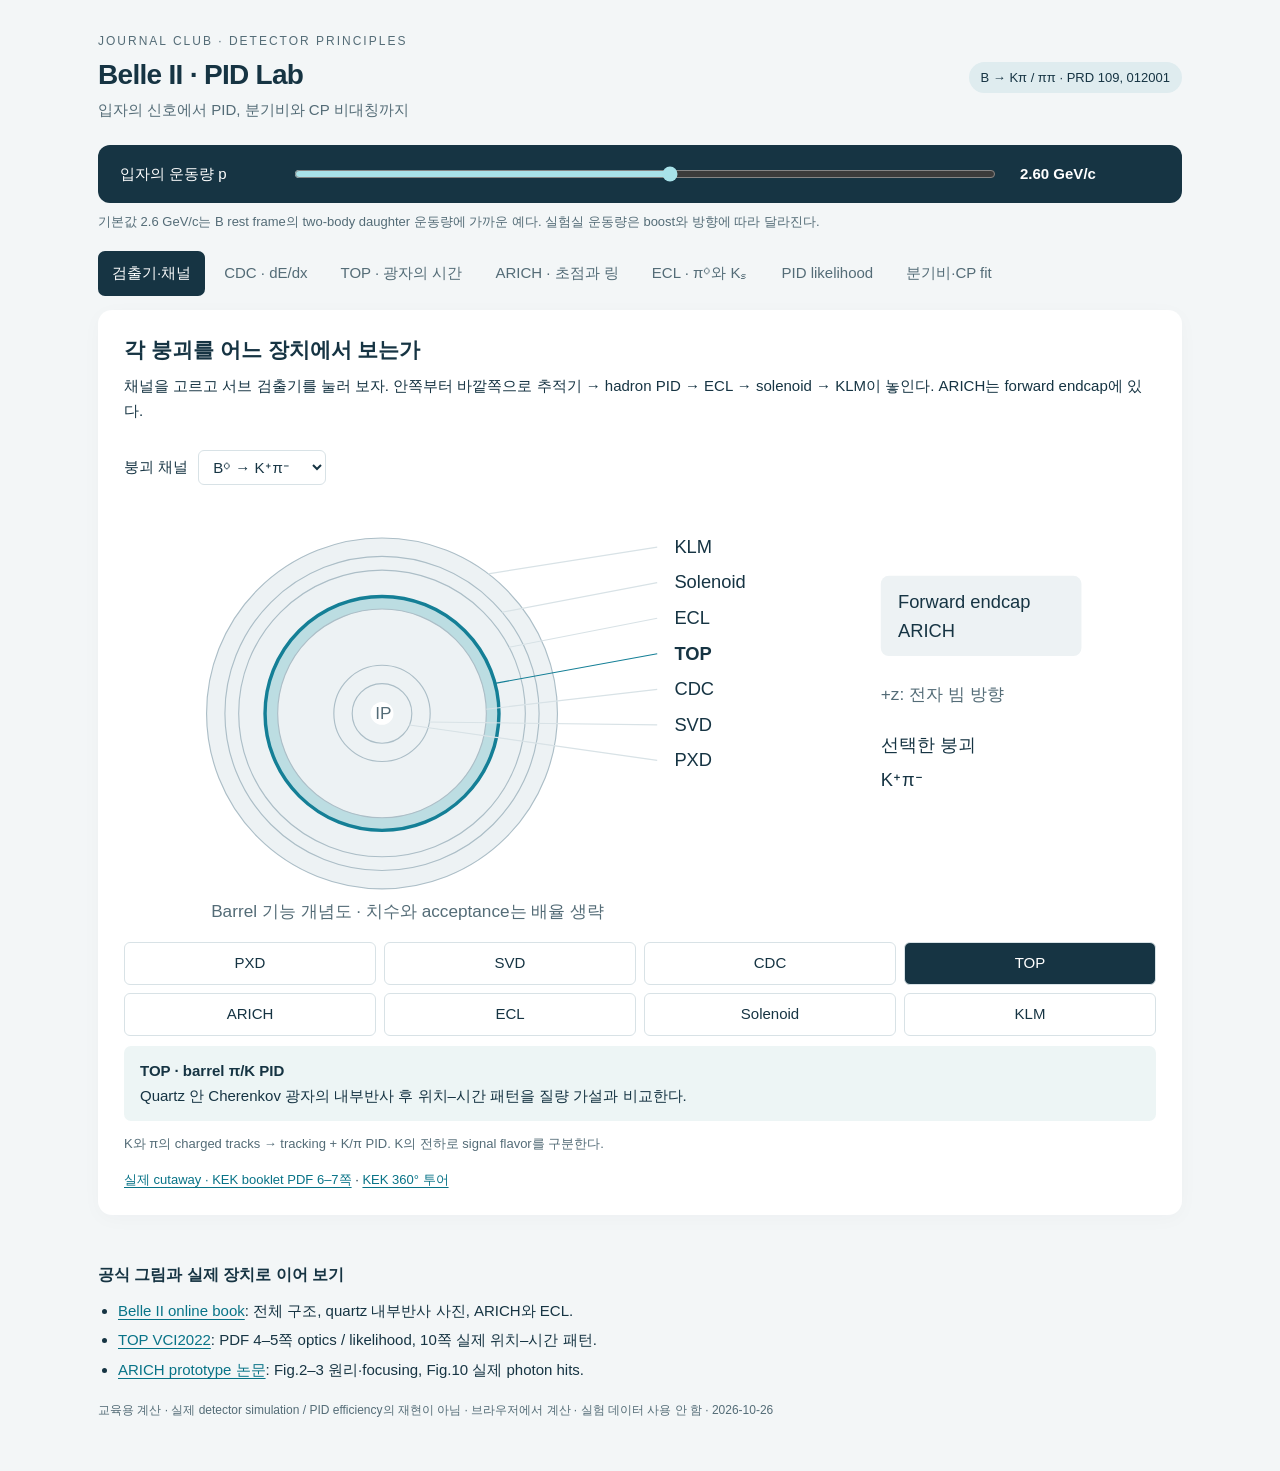
<file: index.html>
<!doctype html>
<html lang="ko">
  <head>
    <meta charset="utf-8" />
    <meta name="viewport" content="width=device-width,initial-scale=1" />
    <title>Belle II · PID Lab</title>
    <meta
      name="description"
      content="Belle II의 검출기, PID likelihood와 분기비·CP 비대칭의 동시 fit을 직접 조작하며 이해하는 한국어 교육용 도구."
    />
    <link rel="stylesheet" href="./styles.css" />
  </head>
  <body>
    <main>
      <header class="hero">
        <div>
          <div class="eyebrow">JOURNAL CLUB · DETECTOR PRINCIPLES</div>
          <h1>Belle II · PID Lab</h1>
          <div class="muted">입자의 신호에서 PID, 분기비와 CP 비대칭까지</div>
        </div>
        <span class="badge">B → Kπ / ππ · PRD 109, 012001</span>
      </header>
      <div id="momentum-controls">
      <div class="toolbar">
        <label for="momentum">입자의 운동량 p</label
        ><input
          id="momentum"
          type="range"
          min="0.4"
          max="4.5"
          step="0.01"
          value="2.6"
        /><output id="p-value" for="momentum">2.60 GeV/c</output>
      </div>
      <div class="note" style="margin-top: 8px">
        기본값 2.6 GeV/c는 B rest frame의 two-body daughter 운동량에 가까운
        예다. 실험실 운동량은 boost와 방향에 따라 달라진다.
      </div>
      </div>
      <nav class="tabs" role="tablist" aria-label="검출 원리와 분석">
        <button
          role="tab"
          id="tab-detector"
          aria-controls="detector"
          aria-selected="true"
          data-tab="detector"
        >
          검출기·채널
        </button>
        <button
          role="tab"
          id="tab-dedx"
          aria-controls="dedx"
          aria-selected="false"
          data-tab="dedx"
        >
          CDC · dE/dx
        </button>
        <button
          role="tab"
          id="tab-top"
          aria-controls="top"
          aria-selected="false"
          data-tab="top"
        >
          TOP · 광자의 시간
        </button>
        <button
          role="tab"
          id="tab-arich"
          aria-controls="arich"
          aria-selected="false"
          data-tab="arich"
        >
          ARICH · 초점과 링
        </button>
        <button
          role="tab"
          id="tab-ecl"
          aria-controls="ecl"
          aria-selected="false"
          data-tab="ecl"
        >
          ECL · π⁰와 Kₛ
        </button>
        <button
          role="tab"
          id="tab-pid"
          aria-controls="pid"
          aria-selected="false"
          data-tab="pid"
        >
          PID likelihood
        </button>
        <button role="tab" id="tab-fit" aria-controls="fit" aria-selected="false" data-tab="fit">
          분기비·CP fit
        </button>
      </nav>
      <section
        class="panel"
        id="detector"
        role="tabpanel"
        aria-labelledby="tab-detector"
      >
        <h2>각 붕괴를 어느 장치에서 보는가</h2>
        <p>
          채널을 고르고 서브 검출기를 눌러 보자. 안쪽부터 바깥쪽으로 추적기 →
          hadron PID → ECL → solenoid → KLM이 놓인다. ARICH는 forward endcap에
          있다.
        </p>
        <div class="controls">
          <label
            >붕괴 채널
            <select id="channel">
              <option value="kpi">B⁰ → K⁺π⁻</option>
              <option value="kpi0">B⁺ → K⁺π⁰</option>
              <option value="kspi">B⁺ → Kₛ⁰π⁺</option>
              <option value="kspi0">B⁰ → Kₛ⁰π⁰</option>
              <option value="pipi">B⁰ → π⁺π⁻</option>
              <option value="pipi0">B⁺ → π⁺π⁰</option>
            </select></label
          >
        </div>
        <div
          id="detector-svg"
          class="viz"
          data-label="Belle II barrel과 forward 검출기 개념도"
        ></div>
        <div class="det-list" id="device-buttons"></div>
        <div id="device-detail" class="explain"></div>
        <div id="channel-detail" class="note" style="margin-top: 12px"></div>
        <div class="source-line">
          <a
            href="https://www2.kek.jp/proffice/Pamphlets/IPNS/BELLEII_E.pdf#page=6"
            target="_blank"
            rel="noopener"
            >실제 cutaway · KEK booklet PDF 6–7쪽</a
          >
          ·
          <a
            href="https://www2.kek.jp/outreach/vtour/"
            target="_blank"
            rel="noopener"
            >KEK 360° 투어</a
          >
        </div>
      </section>
      <section
        class="panel"
        id="dedx"
        role="tabpanel"
        aria-labelledby="tab-dedx"
        hidden
      >
        <h2>CDC: 곡률로 운동량, 전리 신호로 dE/dx</h2>
        <p>
          기체를 지나는 charged particle이 전자를 떼어 내고, drift한 전자가
          wire에서 신호를 만든다. 여러 cell의 전하를 경로 길이로 보정해 종별
          예상과 비교한다. SVD의 dE/dx도 PID 정보를 제공한다.
        </p>
        <div class="viz" id="dedx-svg"></div>
        <div class="readout" id="dedx-values"></div>
        <div class="explain">
          같은 p라도 βγ = p/m가 다르다. 낮은 운동량의 1/β² 증가와 높은 운동량의
          relativistic rise가 함께 있어, K가 항상 π보다 큰 dE/dx를 보이는 것은
          아니다.
        </div>
        <details>
          <summary>모형과 실제 CDC의 차이</summary>
          <p class="note">
            Bethe–Bloch 유사 곡선이며 단위는 임의 정규화다. I = 40 eV를
            설명용으로 사용하고 density/shell correction, 측정 분산, gas
            calibration은 생략했다. 전자에는 이 heavy-particle 식을 적용하지
            않는다. 실제 장치는 분포의 tail을 제거한 truncated mean과 data
            calibration으로 likelihood를 만든다.
          </p>
        </details>
        <div class="source-line">
          <a
            href="https://docs.belle2.org/files/2716/BELLE2-TALK-CONF-2019-126/1/BELLE2-TALK-CONF-2019-126.pdf#page=10"
            target="_blank"
            rel="noopener"
            >실제 CDC dE/dx band · PDF 10쪽</a
          >
        </div>
      </section>
      <section
        class="panel"
        id="top"
        role="tabpanel"
        aria-labelledby="tab-top"
        hidden
      >
        <h2>TOP: 내부반사 경로와 검출 위치–시간 패턴</h2>
        <p>
          Track에 대한 Cherenkov 방출각이 질량 가설에 따라 달라진다. 같은 파장의
          광자는 같은 속도로 전파되지만, 광학 경로와 도착 위치·시간이 달라진다.
        </p>
        <div class="controls">
          <label
            >방출점 z
            <input
              id="z"
              type="range"
              min="0.4"
              max="2.4"
              step="0.01"
              value="1.5"
            /><output id="z-value">1.50 m</output></label
          ><label
            >방위각 φ
            <input
              id="phi"
              type="range"
              min="-130"
              max="-50"
              step="1"
              value="-60"
            /><output id="phi-value">−60°</output></label
          ><button class="small" id="animate">광자 이동 보기</button
          ><label
            ><input id="include-tof" type="checkbox" checked />입자 flight time
            포함</label
          >
        </div>
        <div class="viz" id="top-svg"></div>
        <div class="viz" id="top-map"></div>
        <div id="top-values"></div>
        <div class="explain">
          <span class="formula">t_hit = L_track / (βc) + n_g ℓ_opt / c</span
          ><br />위는 선택한 한 광선의 bar 평면 투영이다. 이 track 기하에서는 두
          종의 x–z 투영 경로가 겹칠 수 있으며 두께 방향 경로 차이는 보이지
          않는다. 이동은 공통 모델 시간으로 표시한다. 아래는 여러 방위각의
          direct photon 패턴이다. 두 패턴의 차이는 통계적 PID 성능이나 측정
          분해능을 뜻하지 않는다.
        </div>
        <details>
          <summary>기하·단순화</summary>
          <p class="note">
            2.5 m × 0.45 m × 0.02 m 직육면체, track 방향 +y, readout z=0.
            n_phase=1.47, n_group=1.50은 파장을 고정한 설명용 상수다. Track
            flight length 1.2 m. 전반사 조건을 통과해 readout 쪽으로 직접 가는
            광자만 그린다. 실제 mirror·prism·chromatic dispersion·검출효율·시간
            분해능·background를 생략했다. 반사 횟수에 별도의 시간 지연을 더하지
            않는다.
          </p>
        </details>
        <div class="source-line">
          <a
            href="https://indico.cern.ch/event/1044975/contributions/4663810/attachments/2394825/4094513/TOP_VCI2022_v3.pdf#page=4"
            target="_blank"
            rel="noopener"
            >실제 optics: PDF 4쪽</a
          >
          ·
          <a
            href="https://indico.cern.ch/event/1044975/contributions/4663810/attachments/2394825/4094513/TOP_VCI2022_v3.pdf#page=10"
            target="_blank"
            rel="noopener"
            >실제 photon hit vs 질량 가설: PDF 10쪽</a
          >
        </div>
      </section>
      <section
        class="panel"
        id="arich"
        role="tabpanel"
        aria-labelledby="tab-arich"
        hidden
      >
        <h2>ARICH: 두 aerogel 층이 ring의 번짐을 줄인다</h2>
        <p>
          같은 운동량에서는 π가 K보다 빨라 Cherenkov 각이 크다. 두 층의 굴절률을
          달리해 서로 다른 방출 깊이에서 나온 빛이 센서 면에서 가까이 모이도록
          한다.
        </p>
        <div class="controls">
          <label
            ><input id="dual" type="checkbox" checked />이중 굴절률 사용</label
          ><label
            >n₂
            <input
              id="n2"
              type="range"
              min="1.040"
              max="1.070"
              step="0.001"
              value="1.055"
            /><output id="n2-value">1.055</output></label
          ><label
            >공기 간격
            <input
              id="gap"
              type="range"
              min="0.12"
              max="0.26"
              step="0.005"
              value="0.20"
            /><output id="gap-value">20 cm</output></label
          >
        </div>
        <div class="viz" id="arich-svg"></div>
        <div id="arich-values"></div>
        <div class="explain">
          <span class="formula"
            >cos θ_C = 1 / (nβ), &nbsp; p_threshold = m / √(n²−1)</span
          ><br />방출 threshold 아래인 입자는 ring이 없다. 이중층의 두 ring이
          모든 β에서 완전히 일치하는 것은 아니다. “이중 굴절률”을 끄면 두께가
          같은 4 cm 단일 굴절률 slab와 비교한다.
        </div>
        <details>
          <summary>기하·단순화</summary>
          <p class="note">
            각 층 2 cm, n₁=1.045, 기본 n₂=1.055. 정상 입사·각 층 중앙 방출·Snell
            굴절을 사용한다. 공기 간격은 downstream 면에서 센서까지이며 기본 20
            cm는 근사 기하다. 센서 화소, 광자 수, scattering, 분해능은 생략했다.
            광선은 π/K 두 종, 각 2층의 대표 광선이며 곡선 폭은 실측 resolution이
            아니다.
          </p>
        </details>
        <div class="source-line">
          <a
            href="https://arxiv.org/pdf/1603.02503#page=4"
            target="_blank"
            rel="noopener"
            >원리 그림 Fig.2 · PDF 4쪽</a
          >
          ·
          <a
            href="https://arxiv.org/pdf/1603.02503#page=5"
            target="_blank"
            rel="noopener"
            >focusing Fig.3 · PDF 5쪽</a
          >
        </div>
      </section>
      <section
        class="panel"
        id="ecl"
        role="tabpanel"
        aria-labelledby="tab-ecl"
        hidden
      >
        <h2>ECL의 두 photon으로 π⁰를 복원한다</h2>
        <p>
          Photon은 tracking hit 없이 CsI(Tl)에 전자기 shower와 cluster를 남긴다.
          π⁰는 직접 PID하지 않고 두 cluster의 에너지·방향으로 재구성한다.
        </p>
        <div class="controls">
          <label
            >π⁰ 에너지
            <input
              id="energy"
              type="range"
              min="0.2"
              max="4.5"
              step="0.01"
              value="2.6"
            /><output id="energy-value">2.60 GeV</output></label
          ><label
            >rest-frame cos θ*
            <input
              id="asymmetry"
              type="range"
              min="-0.95"
              max="0.95"
              step="0.01"
              value="0"
            /><output id="asymmetry-value">0.00</output></label
          >
        </div>
        <div class="viz" id="ecl-svg"></div>
        <div class="readout" id="ecl-values"></div>
        <div class="explain">
          <span class="formula">m²_γγ = 2 E₁ E₂ (1 − cos ψ)</span><br />논문은
          각 photon E &gt; 30 MeV와 두 photon 사이 각 ψ &lt; 0.4 rad 등을
          요구한다. 이 화면의 통과 표시는 이 두 조건만 확인하며 전체 선택 효율을
          뜻하지 않는다.
        </div>
        <details open>
          <summary>Kₛ⁰와 KLM을 혼동하지 않기</summary>
          <p>
            Kₛ⁰ → π⁺π⁻는 떨어진 vertex와 두 charged track으로 재구성한다.
            PXD/SVD/CDC의 위치·운동량과 vertex topology를 이용하는 V0
            재구성이다. KLM의 K_L 검출이나 charged K/π PID와 다른 작업이다.
            ECL은 electron의 E/p·shower shape에도 기여하고, KLM은 μ의 투과성과
            neutral hadron cluster를 사용한다. 이번 논문의 K⁰ 신호는 Kₛ⁰ 경로다.
          </p>
        </details>
        <div class="source-line">
          <a
            href="https://www2.kek.jp/proffice/Pamphlets/IPNS/BELLEII_E.pdf#page=6"
            target="_blank"
            rel="noopener"
            >ECL / CDC / VXD 설명 · PDF 6쪽</a
          >
        </div>
      </section>
      <section
        class="panel"
        id="pid"
        role="tabpanel"
        aria-labelledby="tab-pid"
        hidden
      >
        <h2>장치별 likelihood를 하나의 PID 비로</h2>
        <p>
          측정 신호가 π 또는 K 가설에서 얼마나 그럴듯한지 비교한다. 아래 입력은
          사용자가 움직이는 설명용 log-likelihood 차이이며 실험 데이터가 아니다.
        </p>
        <div class="controls">
          <label
            >입자 방향
            <select id="region">
              <option value="barrel">Barrel: CDC + TOP</option>
              <option value="forward">Forward: CDC + ARICH</option>
            </select></label
          >
        </div>
        <div class="controls">
          <label
            >CDC: log L_K − log L_π
            <input
              id="cdc"
              type="range"
              min="-5"
              max="5"
              step="0.1"
              value="1"
            /><output id="cdc-value">1.0</output></label
          ><label
            ><span id="optical-label">TOP</span>: log L_K − log L_π
            <input
              id="optical"
              type="range"
              min="-5"
              max="5"
              step="0.1"
              value="1.5"
            /><output id="optical-value">1.5</output></label
          >
        </div>
        <div class="viz" id="pid-svg"></div>
        <div class="readout" id="pid-value"></div>
        <div class="meter" aria-hidden="true">
          <span class="needle" id="pid-needle"></span>
        </div>
        <div class="meter-labels">
          <span>K-like · R_π → 0</span><span>R_π = 0.5</span
          ><span>π-like · R_π → 1</span>
        </div>
        <div class="explain">
          <span class="formula"
            >log L_h = Σ_d log L_h,d &nbsp; → &nbsp; R_π = L_π / (L_π +
            L_K)</span
          ><br />양수 입력은 K 가설을, 음수 입력은 π 가설을 지지한다.
        </div>
        <p class="note">
          논문은 이와 같은 L_π/(L_π+L_K) 비로 pion-/kaon-enriched 표본을 만든다.
          같은 track에 TOP와 ARICH를 항상 동시에 더하지 않는다. 실제 PID에는 SVD
          등 사용 가능한 다른 정보도 들어간다.
        </p>
        <details>
          <summary>왜 곧바로 “pion 확률”이라고 부르면 안 되나</summary>
          <p class="note">
            Likelihood 곱은 주어진 track 정보에서 장치 응답을 독립으로 보는
            근사다. 공통 운동량·각도 오차와 상관, prior, 효율 보정을 고려하지
            않은 비율은 보정된 posterior가 아니다. 실제 likelihood
            함수·threshold·calibration은 데이터로 정한다. 여기서는 PID 비의
            부호와 조합 구조만 설명한다.
          </p>
        </details>
      </section>
      <section class="panel" id="fit" role="tabpanel" aria-labelledby="tab-fit" hidden>
        <h2>두 물리량으로 B와 B̄ 표본을 동시에 설명하기</h2>
        <p>
          분기비 𝓑를 키우면 두 표본의 신호가 함께 늘어난다. A<sub>CP</sub>를
          키우면 총 신호는 유지하면서 B 쪽은 줄고 B̄ 쪽은 늘어난다. 슬라이더로
          예측을 움직인 뒤 ‘두 값을 동시에 fit’을 눌러 고정된 모의 데이터와
          비교해 보자.
        </p>
        <iframe id="fit-frame" class="fit-frame" title="분기비와 CP 비대칭을 조절하는 모의 동시 fit" data-src="./fit-lab.html" referrerpolicy="no-referrer"></iframe>
        <div class="explain">
          <span class="formula">N<sub>q</sub> = 25 𝓑<sub>6</sub> (1 − q A<sub>CP</sub>)</span>
          <br />𝓑<sub>6</sub>는 분기비를 10⁻⁶ 단위로 쓴 값이다. q = +1은 B,
          q = −1은 B̄이며 25는 설명용 정규화다. 두 곡선에는 각 표본당 기대 수율
          300개의 균일 배경이 더해진다. 위의 ‘총 신호 기대 수율’에는 이 배경이
          포함되지 않는다.
        </div>
        <details>
          <summary>모의 fit과 논문 식 (3)의 관계</summary>
          <p class="note">
            이 예제는 𝓑 = 24 × 10⁻⁶, A<sub>CP</sub> = +0.20으로 생성한 한
            모의 표본을 계속 사용한다. 신호는 폭 18 MeV의 Gaussian이고, 고정
            배경과 함께 10 MeV bin의 Poisson likelihood를 계산한다. 모의
            데이터의 통계적 요동 때문에 최적 fit 값은 생성값과 조금 다를 수 있다.
          </p>
          <p class="note">
            논문은 (ΔE, C′)의 unbinned extended likelihood를 사용하고
            feed-across와 배경을 함께 모델링한다. 여기서는 전하별 효율을 같게
            두고 tagging, mixing, 검출기 전하 비대칭 및 feed-across를 생략했다.
            Kₛ⁰π⁰의 식 (4)에 들어가는 희석과 tag 보정은 이 화면에 적용하지 않는다.
            −2Δln L은 이 모의 데이터의 최적 fit에 대한 차이이며 유의도 σ가 아니다.
          </p>
        </details>
        <div class="source-line">
          <a href="./fit-lab.html" target="_blank" rel="noopener">모의 fit 크게 보기</a> ·
          <a href="https://doi.org/10.1103/PhysRevD.109.012001" target="_blank" rel="noopener">논문 Sec. IV · 식 (3)–(4)</a>
        </div>
      </section>
      <div class="status" role="status" id="status"></div>
      <section class="resource">
        <h3>공식 그림과 실제 장치로 이어 보기</h3>
        <ul>
          <li>
            <a
              href="https://software.belle2.org/release-09-00-15/sphinx/online_book/fundamentals/02-datataking.html"
              target="_blank"
              rel="noopener"
              >Belle II online book</a
            >: 전체 구조, quartz 내부반사 사진, ARICH와 ECL.
          </li>
          <li>
            <a
              href="https://indico.cern.ch/event/1044975/contributions/4663810/attachments/2394825/4094513/TOP_VCI2022_v3.pdf"
              target="_blank"
              rel="noopener"
              >TOP VCI2022</a
            >: PDF 4–5쪽 optics / likelihood, 10쪽 실제 위치–시간 패턴.
          </li>
          <li>
            <a
              href="https://arxiv.org/pdf/1603.02503"
              target="_blank"
              rel="noopener"
              >ARICH prototype 논문</a
            >: Fig.2–3 원리·focusing, Fig.10 실제 photon hits.
          </li>
        </ul>
      </section>
      <footer class="footer">
        교육용 계산 · 실제 detector simulation / PID efficiency의 재현이 아님 ·
        브라우저에서 계산 · 실험 데이터 사용 안 함 · 2026-10-26
      </footer>
    </main>
    <script src="./physics.js" defer></script>
    <script src="./app.js" defer></script>
  </body>
</html>
</file>
<file: styles.css>
:root {
  color-scheme: light;
  --bg: #f3f6f7;
  --ink: #163443;
  --muted: #546c77;
  --line: #d8e2e6;
  --pi: #147f96;
  --kaon: #d66a2d;
  --paper: #fff;
  --soft: #edf5f5;
}
* {
  box-sizing: border-box;
}
body {
  margin: 0;
  background: var(--bg);
  color: var(--ink);
  font:
    15px/1.65 -apple-system,
    BlinkMacSystemFont,
    "Segoe UI",
    sans-serif;
}
main {
  max-width: 1140px;
  margin: auto;
  padding: 32px 28px 50px;
}
h1 {
  font-size: 28px;
  margin: 0;
  letter-spacing: -0.7px;
}
h2 {
  font-size: 21px;
  line-height: 1.4;
  margin: 0 0 10px;
}
h3 {
  font-size: 16px;
  margin: 0 0 8px;
}
p {
  margin: 8px 0 14px;
}
.muted {
  color: var(--muted);
}
.eyebrow {
  font-size: 12px;
  letter-spacing: 2px;
  color: var(--muted);
}
.hero {
  display: flex;
  align-items: center;
  justify-content: space-between;
  gap: 24px;
  margin-bottom: 22px;
}
.badge {
  background: #dfecef;
  padding: 5px 12px;
  border-radius: 20px;
  font-size: 13px;
  white-space: nowrap;
}
.toolbar {
  background: var(--ink);
  color: white;
  padding: 17px 22px;
  border-radius: 12px;
  display: flex;
  gap: 22px;
  align-items: center;
  flex-wrap: wrap;
}
.toolbar label {
  min-width: 150px;
}
.toolbar input {
  flex: 1;
  min-width: 130px;
  accent-color: #a8e2e9;
}
.toolbar output {
  font-variant-numeric: tabular-nums;
  font-weight: 600;
  min-width: 140px;
}
.tabs {
  display: flex;
  gap: 5px;
  flex-wrap: wrap;
  padding: 18px 0 14px;
}
.tabs button {
  border: 0;
  background: transparent;
  padding: 10px 14px;
  border-radius: 7px;
  color: var(--muted);
  font: inherit;
  cursor: pointer;
}
.tabs button[aria-selected="true"] {
  background: var(--ink);
  color: white;
}
.panel {
  background: var(--paper);
  border-radius: 14px;
  padding: 25px 26px;
  box-shadow: 0 4px 20px #12304207;
  min-height: 500px;
}
.panel[hidden] {
  display: none;
}
.fit-frame {
  display: block;
  width: 100%;
  min-height: 640px;
  height: 640px;
  border: 0;
  color-scheme: light;
}
.controls {
  display: flex;
  gap: 20px;
  align-items: center;
  flex-wrap: wrap;
  padding: 12px 0;
  margin-bottom: 10px;
}
.controls label {
  display: flex;
  align-items: center;
  gap: 10px;
  flex-wrap: wrap;
}
.controls input {
  accent-color: var(--pi);
}
button,
select {
  font: inherit;
}
select {
  border: 1px solid var(--line);
  padding: 7px 10px;
  border-radius: 6px;
  background: white;
  color: var(--ink);
}
button.small {
  border: 1px solid var(--line);
  background: white;
  color: var(--ink);
  padding: 6px 12px;
  border-radius: 6px;
  cursor: pointer;
}
.viz {
  width: 100%;
  overflow-x: auto;
  overflow-y: hidden;
}
.viz svg {
  display: block;
  width: 100%;
  min-width: 680px;
  height: auto;
}
.viz text {
  font-family: inherit;
  fill: var(--ink);
  font-size: 16px;
}
.viz .minor {
  fill: var(--muted);
  font-size: 15px;
}
.split {
  display: grid;
  grid-template-columns: 1fr 1fr;
  gap: 22px;
}
.readout {
  display: flex;
  gap: 14px 30px;
  flex-wrap: wrap;
  padding: 10px 0;
  font-variant-numeric: tabular-nums;
}
.key {
  display: inline-flex;
  align-items: center;
  gap: 7px;
}
.swatch {
  display: inline-block;
  width: 10px;
  height: 10px;
  border-radius: 50%;
  background: var(--pi);
}
.swatch.k {
  background: var(--kaon);
  border-radius: 1px;
}
.explain {
  background: var(--soft);
  padding: 13px 16px;
  border-radius: 7px;
  margin-top: 10px;
}
.formula {
  font-family: Georgia, "Times New Roman", serif;
  font-size: 17px;
}
.note {
  font-size: 13px;
  color: var(--muted);
}
details {
  border-top: 1px solid var(--line);
  padding-top: 13px;
  margin-top: 16px;
}
summary {
  cursor: pointer;
  color: var(--muted);
}
a {
  color: #087387;
  text-underline-offset: 3px;
}
.resource {
  margin-top: 23px;
}
.resource ul {
  padding-left: 20px;
  margin: 10px 0;
}
.resource li {
  margin: 5px 0;
}
.status {
  min-height: 24px;
  color: #ae4926;
  font-size: 13px;
}
.meter {
  position: relative;
  height: 34px;
  background: linear-gradient(90deg, #d6eef2, #f8eee5);
  border-radius: 6px;
  margin: 18px 0 9px;
}
.needle {
  position: absolute;
  top: -4px;
  height: 42px;
  width: 3px;
  background: var(--ink);
  transform: translateX(-50%);
}
.meter-labels {
  display: flex;
  justify-content: space-between;
}
.det-list {
  display: grid;
  grid-template-columns: repeat(4, 1fr);
  gap: 8px;
}
.det-list button {
  border: 1px solid var(--line);
  padding: 8px 5px;
  border-radius: 6px;
  background: white;
  color: var(--ink);
  cursor: pointer;
}
.det-list button[aria-pressed="true"] {
  background: var(--ink);
  color: white;
}
.footer {
  font-size: 12px;
  color: var(--muted);
  margin-top: 18px;
}
.pill {
  border-radius: 4px;
  padding: 2px 7px;
  background: #e9f2f3;
  font-size: 12px;
}
.red {
  color: #ae4926;
}
table {
  width: 100%;
  border-collapse: collapse;
  margin: 14px 0;
  font-variant-numeric: tabular-nums;
}
th,
td {
  text-align: left;
  border-bottom: 1px solid var(--line);
  padding: 9px 10px;
}
th {
  font-weight: 500;
  background: var(--soft);
}
.source-line {
  font-size: 13px;
  margin-top: 14px;
}
.sr-only {
  position: absolute;
  width: 1px;
  height: 1px;
  overflow: hidden;
  clip: rect(0, 0, 0, 0);
}
@media (max-width: 700px) {
  main {
    padding: 20px 14px;
  }
  .hero {
    align-items: flex-start;
  }
  h1 {
    font-size: 24px;
  }
  .badge {
    display: none;
  }
  .panel {
    padding: 20px 16px;
  }
  .toolbar {
    gap: 8px;
  }
  .split {
    grid-template-columns: 1fr;
  }
  .det-list {
    grid-template-columns: repeat(4, 1fr);
  }
  .tabs button {
    padding: 8px 10px;
  }
  .controls label {
    width: 100%;
  }
  .controls input {
    flex: 1;
  }
}

input:disabled {
  opacity: 0.45;
  cursor: not-allowed;
}
#top-values,
#arich-values {
  overflow-x: auto;
}
button:focus-visible,
input:focus-visible,
select:focus-visible,
summary:focus-visible {
  outline: 3px solid var(--pi);
  outline-offset: 3px;
}
@media (prefers-reduced-motion: reduce) {
  * {
    scroll-behavior: auto !important;
  }
}
</file>
